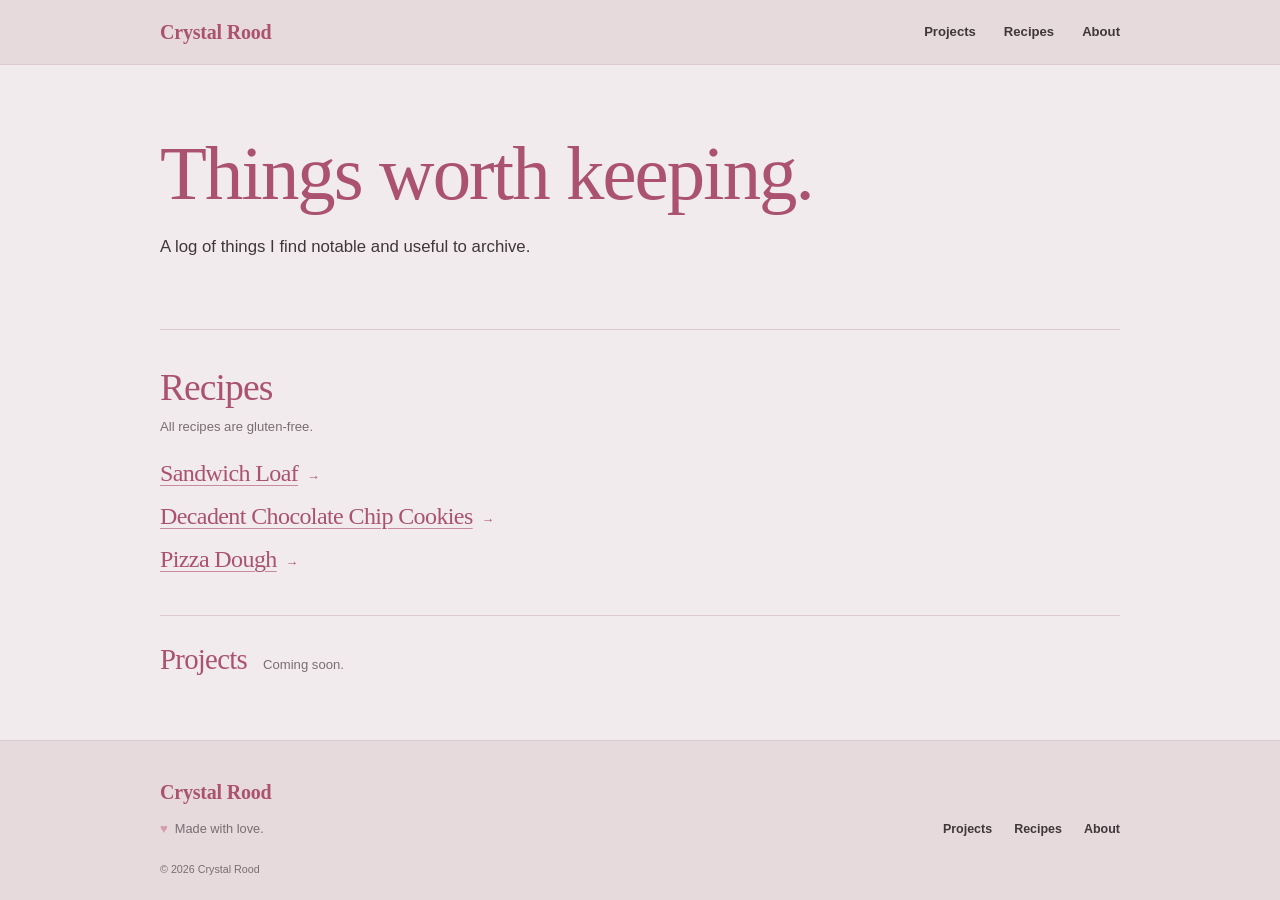
<file: index.html>
<!doctype html>
<html lang="en">
  <head>
    <meta charset="utf-8" />
    <meta name="viewport" content="width=device-width, initial-scale=1" />
    <title>Crystal Rood | Things worth keeping</title>
    <meta
      name="description"
      content="A log of things Crystal Rood finds notable and useful to archive."
    />
    <link rel="canonical" href="https://crystalrood.com/" />
    <meta property="og:type" content="website" />
    <meta property="og:title" content="Crystal Rood" />
    <meta property="og:description" content="A log of things worth keeping." />
    <meta property="og:url" content="https://crystalrood.com/" />
    <meta name="theme-color" content="#f1ebed" />
    <link rel="icon" href="assets/favicon.svg" type="image/svg+xml" />
    <link rel="stylesheet" href="styles.css?v=13" />
    <script defer src="content.js?v=13"></script>
    <script defer src="site.js?v=13"></script>
    <script type="application/ld+json">
      {
        "@context": "https://schema.org",
        "@type": "WebSite",
        "name": "Crystal Rood",
        "url": "https://crystalrood.com/",
        "author": {
          "@type": "Person",
          "name": "Crystal Rood",
          "url": "https://crystalrood.com/about.html"
        }
      }
    </script>
  </head>
  <body data-page="home">
    <a class="skip-link" href="#main-content">Skip to content</a>

    <header class="site-header" data-site-header>
      <div class="shell header-inner">
        <a class="brand" href="index.html" aria-label="Crystal Rood, home">
          <span class="brand-mark" aria-hidden="true">CR</span>
          <span>Crystal Rood</span>
        </a>
        <button class="menu-button" type="button" aria-expanded="false" aria-controls="site-navigation">
          <span class="sr-only">Open navigation</span>
          <span aria-hidden="true"></span><span aria-hidden="true"></span>
        </button>
        <nav class="site-nav" id="site-navigation" aria-label="Primary navigation">
          <a href="projects.html">Projects</a>
          <a href="recipes.html">Recipes</a>
          <a href="about.html">About</a>
        </nav>
      </div>
    </header>

    <main id="main-content">
      <section class="home-intro shell">
        <h1>Things worth keeping.</h1>
        <p class="lede">A log of things I find notable and useful to archive.</p>
      </section>

      <section class="home-collection shell" aria-labelledby="home-recipes-heading" aria-describedby="home-recipes-note">
        <div class="home-collection__heading">
          <h2 id="home-recipes-heading">Recipes</h2>
          <p id="home-recipes-note">All recipes are gluten-free.</p>
        </div>
        <div class="home-recipes" data-featured-recipes>
          <p class="loading-note">Loading recipes…</p>
        </div>
      </section>

      <section class="home-projects shell" aria-labelledby="home-projects-heading">
        <div class="home-projects__row">
          <h2 id="home-projects-heading">Projects</h2>
          <p>Coming soon.</p>
        </div>
      </section>
    </main>

    <footer class="site-footer">
      <div class="shell footer-inner">
        <div>
          <a class="brand brand--footer" href="index.html"><span class="brand-mark" aria-hidden="true">CR</span><span>Crystal Rood</span></a>
          <p class="footer-note"><span class="footer-heart" aria-hidden="true">♥</span> Made with love.</p>
        </div>
        <div class="footer-links" aria-label="Footer navigation">
          <a href="projects.html">Projects</a>
          <a href="recipes.html">Recipes</a>
          <a href="about.html">About</a>
        </div>
        <p class="copyright">© <span data-current-year>2026</span> Crystal Rood</p>
      </div>
    </footer>
  </body>
</html>
</file>
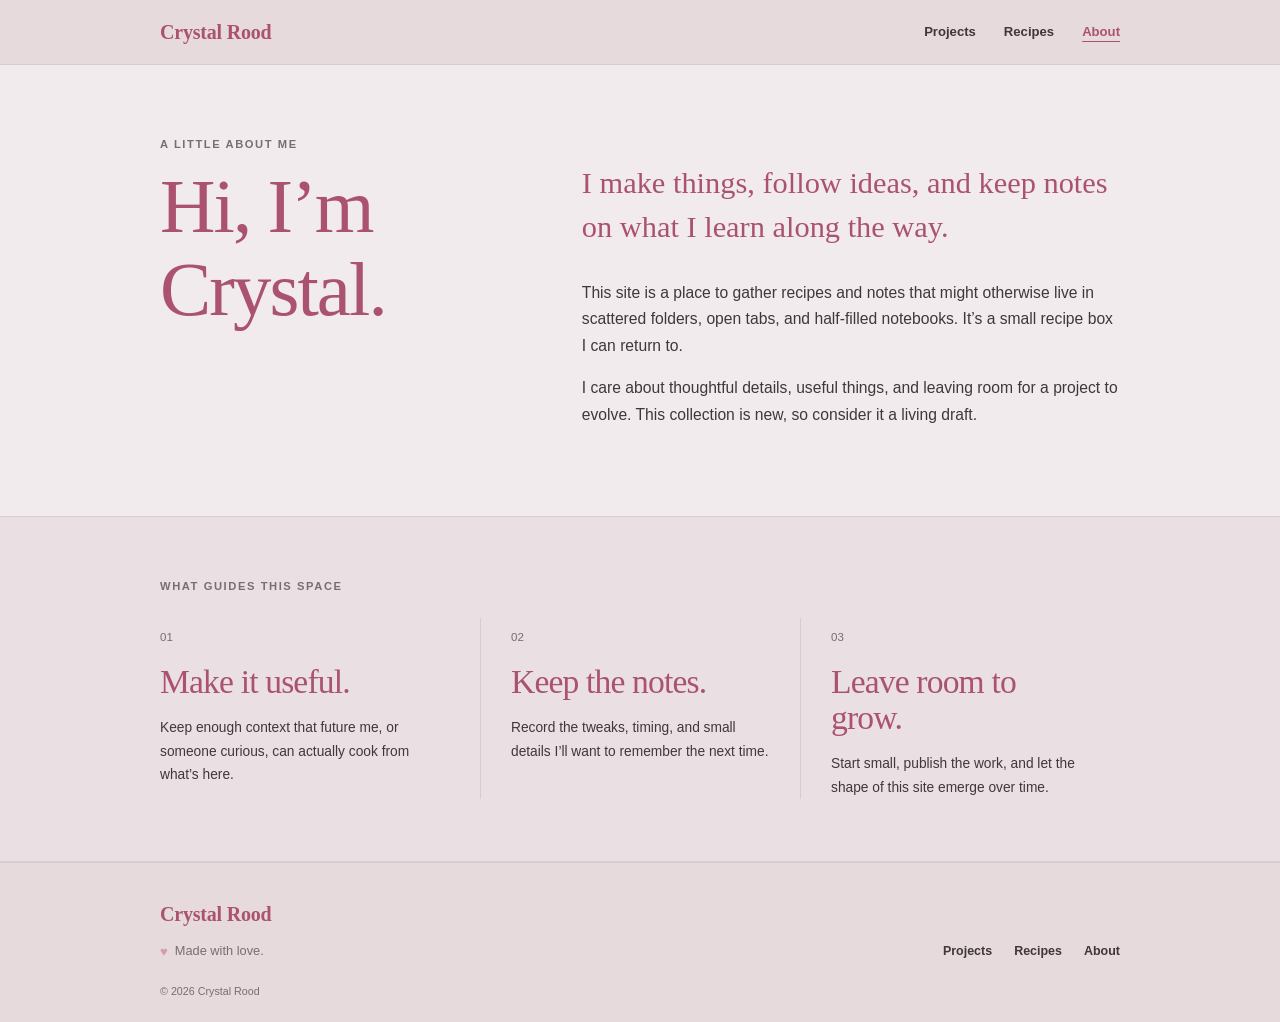
<file: about.html>
<!doctype html>
<html lang="en">
  <head>
    <meta charset="utf-8" />
    <meta name="viewport" content="width=device-width, initial-scale=1" />
    <title>About | Crystal Rood</title>
    <meta name="description" content="About Crystal Rood and the ideas behind this personal recipe collection." />
    <link rel="canonical" href="https://crystalrood.com/about.html" />
    <meta property="og:title" content="About | Crystal Rood" />
    <meta property="og:description" content="A little more about Crystal and what she is interested in." />
    <meta name="theme-color" content="#f1ebed" />
    <link rel="icon" href="assets/favicon.svg" type="image/svg+xml" />
    <link rel="stylesheet" href="styles.css?v=13" />
    <script defer src="content.js?v=13"></script>
    <script defer src="site.js?v=13"></script>
  </head>
  <body data-page="about">
    <a class="skip-link" href="#main-content">Skip to content</a>
    <header class="site-header" data-site-header>
      <div class="shell header-inner">
        <a class="brand" href="index.html" aria-label="Crystal Rood, home"><span class="brand-mark" aria-hidden="true">CR</span><span>Crystal Rood</span></a>
        <button class="menu-button" type="button" aria-expanded="false" aria-controls="site-navigation"><span class="sr-only">Open navigation</span><span aria-hidden="true"></span><span aria-hidden="true"></span></button>
        <nav class="site-nav" id="site-navigation" aria-label="Primary navigation">
          <a href="projects.html">Projects</a>
          <a href="recipes.html">Recipes</a>
          <a href="about.html" aria-current="page">About</a>
        </nav>
      </div>
    </header>

    <main id="main-content">
      <section class="about-hero shell">
        <div class="reveal">
          <p class="eyebrow">A little about me</p>
          <h1>Hi, I’m Crystal.</h1>
        </div>
        <div class="about-hero__intro reveal reveal--delay">
          <p class="about-deck">I make things, follow ideas, and keep notes on what I learn along the way.</p>
          <p>
            This site is a place to gather recipes and notes that might otherwise live in scattered folders,
            open tabs, and half-filled notebooks. It’s a small recipe box I can return to.
          </p>
          <p>
            I care about thoughtful details, useful things, and leaving room for a project to evolve. This
            collection is new, so consider it a living draft.
          </p>
        </div>
      </section>

      <section class="principles-section">
        <div class="shell">
          <p class="eyebrow reveal">What guides this space</p>
          <div class="principles-grid">
            <article class="principle reveal"><span>01</span><h2>Make it useful.</h2><p>Keep enough context that future me, or someone curious, can actually cook from what’s here.</p></article>
            <article class="principle reveal"><span>02</span><h2>Keep the notes.</h2><p>Record the tweaks, timing, and small details I’ll want to remember the next time.</p></article>
            <article class="principle reveal"><span>03</span><h2>Leave room to grow.</h2><p>Start small, publish the work, and let the shape of this site emerge over time.</p></article>
          </div>
        </div>
      </section>

    </main>

    <footer class="site-footer">
      <div class="shell footer-inner">
        <div><a class="brand brand--footer" href="index.html"><span class="brand-mark" aria-hidden="true">CR</span><span>Crystal Rood</span></a><p class="footer-note"><span class="footer-heart" aria-hidden="true">♥</span> Made with love.</p></div>
        <div class="footer-links"><a href="projects.html">Projects</a><a href="recipes.html">Recipes</a><a href="about.html">About</a></div>
        <p class="copyright">© <span data-current-year>2026</span> Crystal Rood</p>
      </div>
    </footer>
  </body>
</html>
</file>
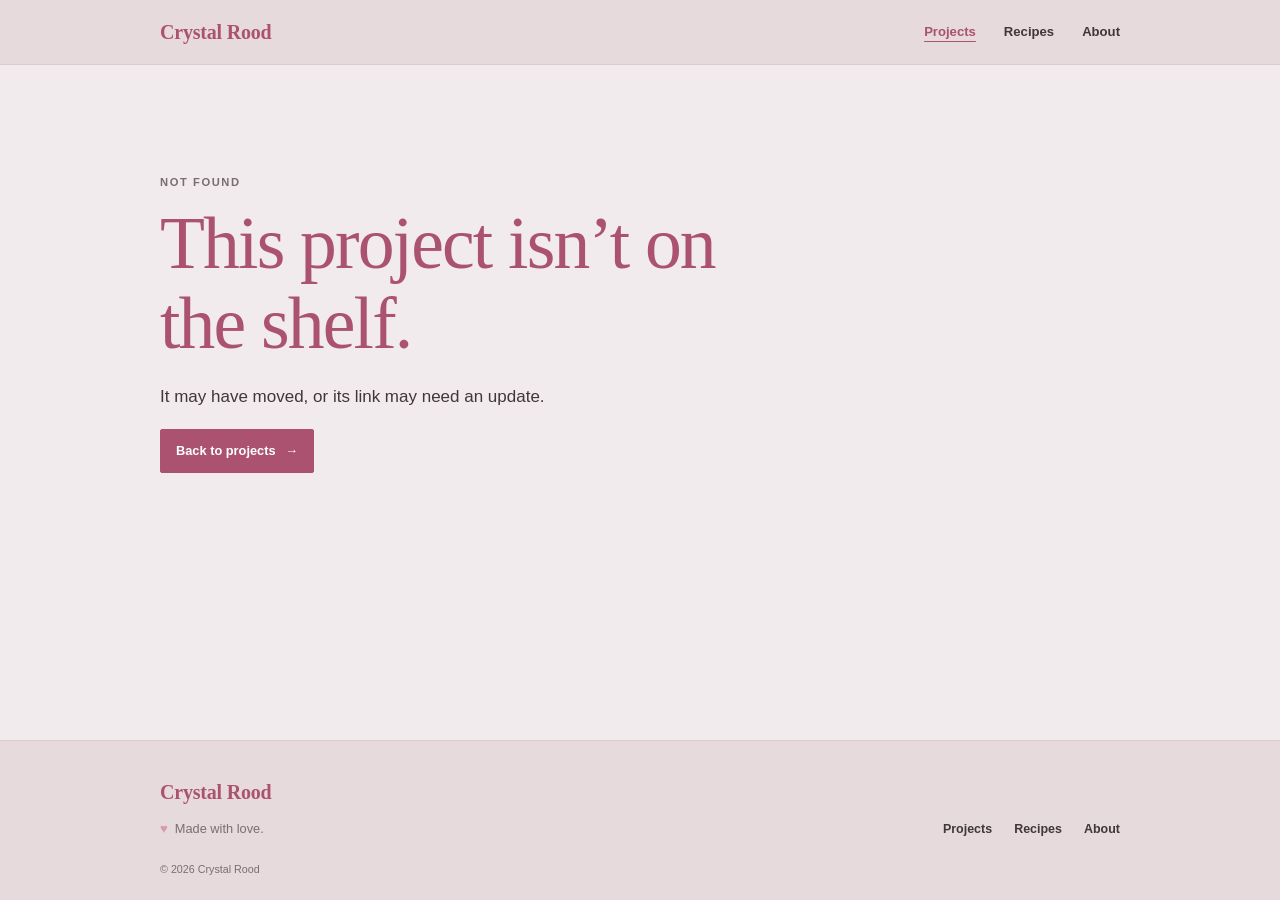
<file: project.html>
<!doctype html>
<html lang="en">
  <head>
    <meta charset="utf-8" />
    <meta name="viewport" content="width=device-width, initial-scale=1" />
    <title>Project | Crystal Rood</title>
    <meta name="description" content="A project from Crystal Rood's working archive." />
    <meta name="robots" content="noindex,follow" />
    <meta name="theme-color" content="#f1ebed" />
    <link rel="icon" href="assets/favicon.svg" type="image/svg+xml" />
    <link rel="stylesheet" href="styles.css?v=13" />
    <script defer src="content.js?v=13"></script>
    <script defer src="site.js?v=13"></script>
  </head>
  <body data-page="project-detail">
    <a class="skip-link" href="#main-content">Skip to content</a>
    <header class="site-header" data-site-header>
      <div class="shell header-inner">
        <a class="brand" href="index.html" aria-label="Crystal Rood, home"><span class="brand-mark" aria-hidden="true">CR</span><span>Crystal Rood</span></a>
        <button class="menu-button" type="button" aria-expanded="false" aria-controls="site-navigation"><span class="sr-only">Open navigation</span><span aria-hidden="true"></span><span aria-hidden="true"></span></button>
        <nav class="site-nav" id="site-navigation" aria-label="Primary navigation"><a href="projects.html" aria-current="page">Projects</a><a href="recipes.html">Recipes</a><a href="about.html">About</a></nav>
      </div>
    </header>
    <main id="main-content" class="detail-main">
      <div class="shell" data-project-detail><p class="loading-note">Loading project…</p></div>
    </main>
    <footer class="site-footer"><div class="shell footer-inner"><div><a class="brand brand--footer" href="index.html"><span class="brand-mark" aria-hidden="true">CR</span><span>Crystal Rood</span></a><p class="footer-note"><span class="footer-heart" aria-hidden="true">♥</span> Made with love.</p></div><div class="footer-links"><a href="projects.html">Projects</a><a href="recipes.html">Recipes</a><a href="about.html">About</a></div><p class="copyright">© <span data-current-year>2026</span> Crystal Rood</p></div></footer>
  </body>
</html>
</file>
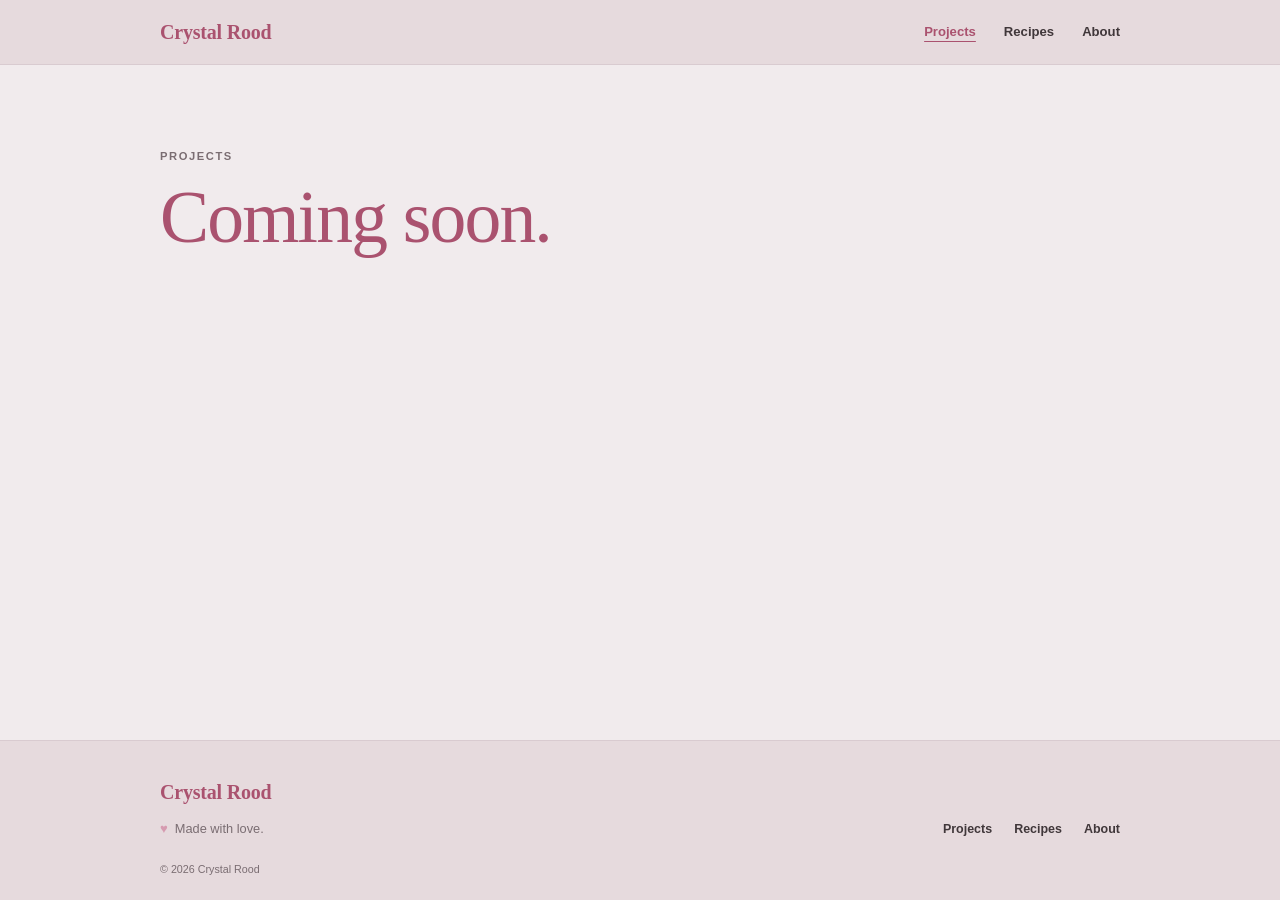
<file: projects.html>
<!doctype html>
<html lang="en">
  <head>
    <meta charset="utf-8" />
    <meta name="viewport" content="width=device-width, initial-scale=1" />
    <title>Projects | Crystal Rood</title>
    <meta name="description" content="Projects from Crystal Rood are coming soon." />
    <meta name="robots" content="index,follow" />
    <link rel="canonical" href="https://crystalrood.com/projects.html" />
    <meta property="og:title" content="Projects | Crystal Rood" />
    <meta property="og:description" content="Projects are coming soon." />
    <meta name="theme-color" content="#f1ebed" />
    <link rel="icon" href="assets/favicon.svg" type="image/svg+xml" />
    <link rel="stylesheet" href="styles.css?v=13" />
    <script defer src="content.js?v=13"></script>
    <script defer src="site.js?v=13"></script>
  </head>
  <body data-page="projects">
    <a class="skip-link" href="#main-content">Skip to content</a>
    <header class="site-header" data-site-header>
      <div class="shell header-inner">
        <a class="brand" href="index.html" aria-label="Crystal Rood, home"><span class="brand-mark" aria-hidden="true">CR</span><span>Crystal Rood</span></a>
        <button class="menu-button" type="button" aria-expanded="false" aria-controls="site-navigation"><span class="sr-only">Open navigation</span><span aria-hidden="true"></span><span aria-hidden="true"></span></button>
        <nav class="site-nav" id="site-navigation" aria-label="Primary navigation">
          <a href="projects.html" aria-current="page">Projects</a>
          <a href="recipes.html">Recipes</a>
          <a href="about.html">About</a>
        </nav>
      </div>
    </header>

    <main id="main-content">
      <section class="coming-soon shell">
        <p class="eyebrow">Projects</p>
        <h1>Coming soon.</h1>
      </section>
    </main>

    <footer class="site-footer">
      <div class="shell footer-inner">
        <div><a class="brand brand--footer" href="index.html"><span class="brand-mark" aria-hidden="true">CR</span><span>Crystal Rood</span></a><p class="footer-note"><span class="footer-heart" aria-hidden="true">♥</span> Made with love.</p></div>
        <div class="footer-links"><a href="projects.html">Projects</a><a href="recipes.html">Recipes</a><a href="about.html">About</a></div>
        <p class="copyright">© <span data-current-year>2026</span> Crystal Rood</p>
      </div>
    </footer>
  </body>
</html>
</file>
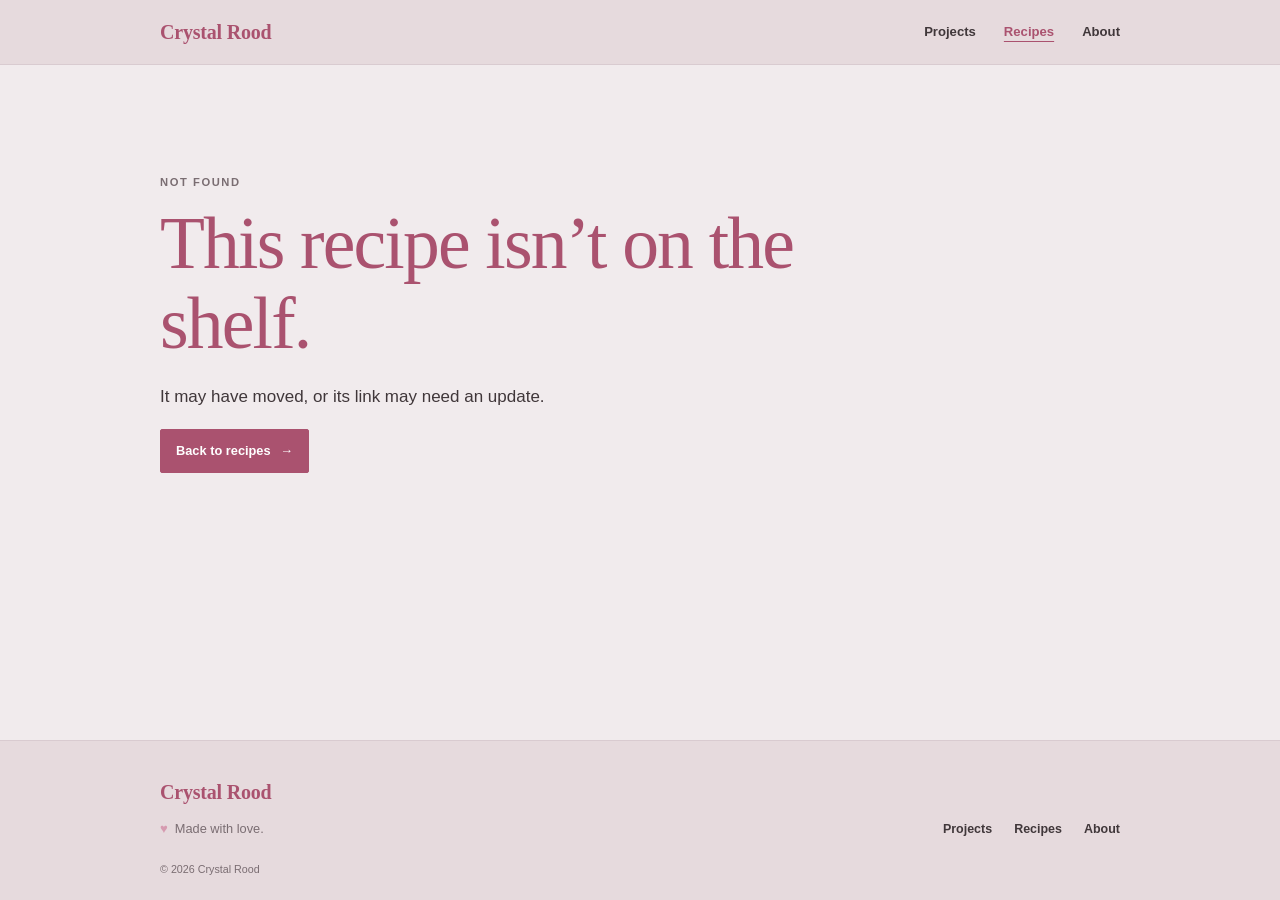
<file: recipe.html>
<!doctype html>
<html lang="en">
  <head>
    <meta charset="utf-8" />
    <meta name="viewport" content="width=device-width, initial-scale=1" />
    <title>Recipe | Crystal Rood</title>
    <meta name="description" content="A recipe from Crystal Rood's personal recipe box." />
    <meta name="robots" content="index,follow" />
    <meta name="theme-color" content="#f1ebed" />
    <link rel="icon" href="assets/favicon.svg" type="image/svg+xml" />
    <link rel="stylesheet" href="styles.css?v=13" />
    <script defer src="content.js?v=13"></script>
    <script defer src="site.js?v=13"></script>
  </head>
  <body data-page="recipe-detail">
    <a class="skip-link" href="#main-content">Skip to content</a>
    <header class="site-header" data-site-header>
      <div class="shell header-inner">
        <a class="brand" href="index.html" aria-label="Crystal Rood, home"><span class="brand-mark" aria-hidden="true">CR</span><span>Crystal Rood</span></a>
        <button class="menu-button" type="button" aria-expanded="false" aria-controls="site-navigation"><span class="sr-only">Open navigation</span><span aria-hidden="true"></span><span aria-hidden="true"></span></button>
        <nav class="site-nav" id="site-navigation" aria-label="Primary navigation"><a href="projects.html">Projects</a><a href="recipes.html" aria-current="page">Recipes</a><a href="about.html">About</a></nav>
      </div>
    </header>
    <main id="main-content" class="detail-main">
      <div class="shell" data-recipe-detail><p class="loading-note">Loading recipe…</p></div>
    </main>
    <footer class="site-footer"><div class="shell footer-inner"><div><a class="brand brand--footer" href="index.html"><span class="brand-mark" aria-hidden="true">CR</span><span>Crystal Rood</span></a><p class="footer-note"><span class="footer-heart" aria-hidden="true">♥</span> Made with love.</p></div><div class="footer-links"><a href="projects.html">Projects</a><a href="recipes.html">Recipes</a><a href="about.html">About</a></div><p class="copyright">© <span data-current-year>2026</span> Crystal Rood</p></div></footer>
  </body>
</html>
</file>
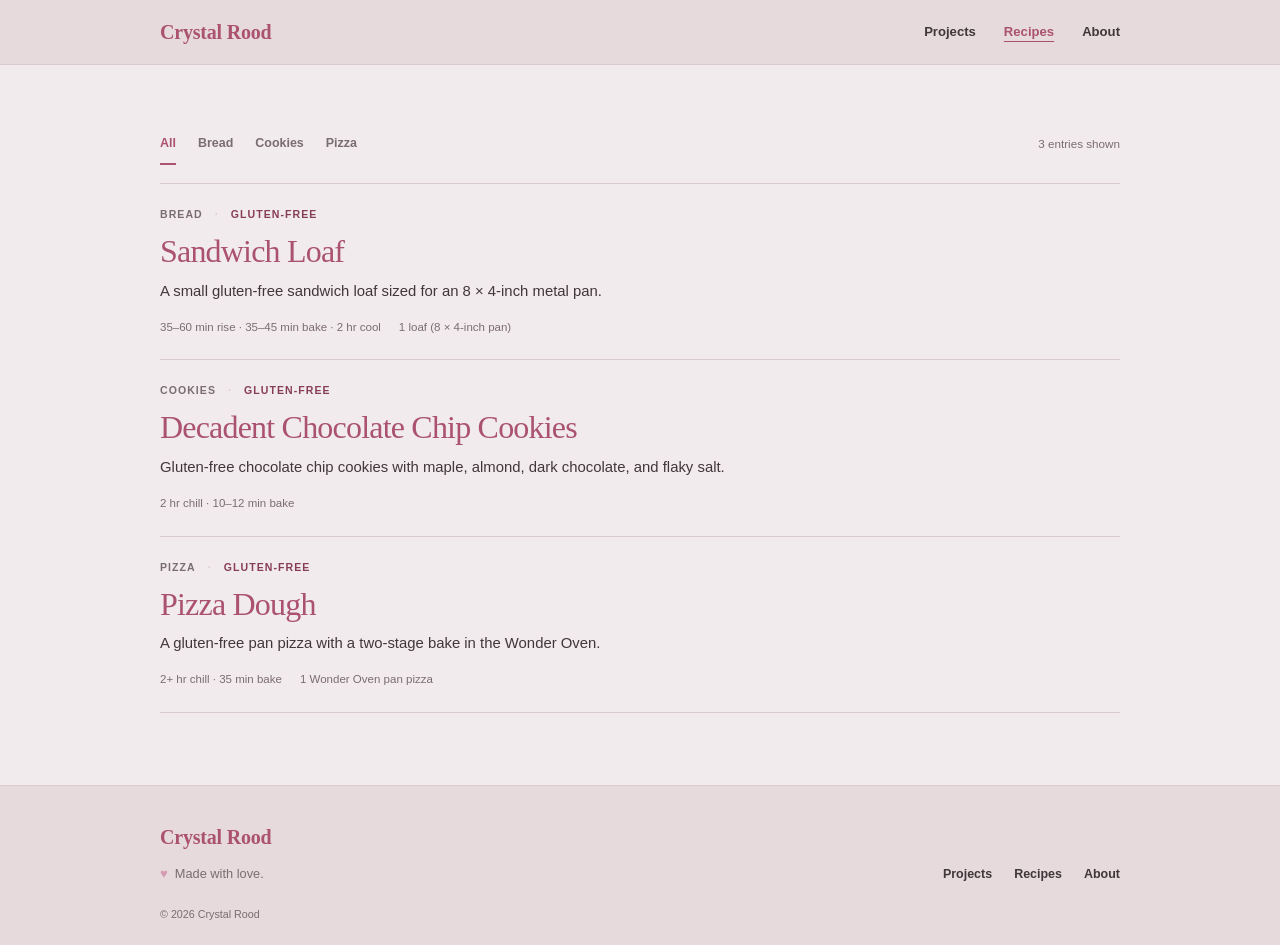
<file: recipes.html>
<!doctype html>
<html lang="en">
  <head>
    <meta charset="utf-8" />
    <meta name="viewport" content="width=device-width, initial-scale=1" />
    <title>Recipes | Crystal Rood</title>
    <meta name="description" content="Recipes Crystal Rood has cooked, adapted, and wants to find again." />
    <link rel="canonical" href="https://crystalrood.com/recipes.html" />
    <meta property="og:title" content="Recipes | Crystal Rood" />
    <meta property="og:description" content="Recipes cooked, adapted, and worth making again." />
    <meta name="theme-color" content="#f1ebed" />
    <link rel="icon" href="assets/favicon.svg" type="image/svg+xml" />
    <link rel="stylesheet" href="styles.css?v=13" />
    <script defer src="content.js?v=13"></script>
    <script defer src="site.js?v=13"></script>
  </head>
  <body data-page="recipes">
    <a class="skip-link" href="#main-content">Skip to content</a>
    <header class="site-header" data-site-header>
      <div class="shell header-inner">
        <a class="brand" href="index.html" aria-label="Crystal Rood, home"><span class="brand-mark" aria-hidden="true">CR</span><span>Crystal Rood</span></a>
        <button class="menu-button" type="button" aria-expanded="false" aria-controls="site-navigation"><span class="sr-only">Open navigation</span><span aria-hidden="true"></span><span aria-hidden="true"></span></button>
        <nav class="site-nav" id="site-navigation" aria-label="Primary navigation">
          <a href="projects.html">Projects</a>
          <a href="recipes.html" aria-current="page">Recipes</a>
          <a href="about.html">About</a>
        </nav>
      </div>
    </header>

    <main id="main-content">
      <h1 class="sr-only">Recipes</h1>
      <section class="archive archive--standalone shell" aria-labelledby="recipe-archive-heading">
        <div class="archive-toolbar">
          <h2 class="sr-only" id="recipe-archive-heading">Recipe archive</h2>
          <div class="filter-group" data-recipe-filters aria-label="Filter recipes by meal">
            <button type="button" class="filter-button" data-filter="all" aria-pressed="true">All</button>
            <button type="button" class="filter-button" data-filter="bread" aria-pressed="false">Bread</button>
            <button type="button" class="filter-button" data-filter="cookies" aria-pressed="false">Cookies</button>
            <button type="button" class="filter-button" data-filter="pizza" aria-pressed="false">Pizza</button>
          </div>
          <p class="result-count" data-recipe-result-count aria-live="polite"></p>
        </div>
        <div class="recipe-grid" data-recipe-grid><p class="loading-note">Loading recipes…</p></div>
      </section>
    </main>

    <footer class="site-footer">
      <div class="shell footer-inner">
        <div><a class="brand brand--footer" href="index.html"><span class="brand-mark" aria-hidden="true">CR</span><span>Crystal Rood</span></a><p class="footer-note"><span class="footer-heart" aria-hidden="true">♥</span> Made with love.</p></div>
        <div class="footer-links"><a href="projects.html">Projects</a><a href="recipes.html">Recipes</a><a href="about.html">About</a></div>
        <p class="copyright">© <span data-current-year>2026</span> Crystal Rood</p>
      </div>
    </footer>
  </body>
</html>
</file>
<file: styles.css>
:root {
  --white: #f1ebed;
  --header: #e6dadd;
  --surface: #f7f2f4;
  --rose: #aa526f;
  --rose-dark: #873d56;
  --rose-pale: #eadfe3;
  --ink: #40373a;
  --muted: #7a6d72;
  --border: #d9cbd0;
  --serif: "Iowan Old Style", Baskerville, "Times New Roman", serif;
  --sans: ui-sans-serif, -apple-system, BlinkMacSystemFont, "Segoe UI", sans-serif;
  --shell: min(960px, calc(100vw - 48px));
}

*,
*::before,
*::after {
  box-sizing: border-box;
}

html {
  scroll-behavior: smooth;
}

body {
  display: flex;
  min-width: 0;
  min-height: 100vh;
  margin: 0;
  background: var(--white);
  color: var(--ink);
  font-family: var(--sans);
  font-size: 17px;
  line-height: 1.7;
  text-rendering: optimizeLegibility;
  flex-direction: column;
}

main {
  flex: 1;
}

.empty-home {
  min-height: 52vh;
}

.home-intro {
  padding-block: clamp(48px, 6vw, 68px);
}

.home-intro h1 {
  max-width: 720px;
  margin-bottom: 16px;
  font-size: clamp(3.2rem, 7vw, 4.8rem);
}

.home-intro .lede {
  margin-bottom: 0;
}

.home-collection {
  padding-block: clamp(30px, 4vw, 38px);
  border-top: 1px solid var(--border);
}

.home-collection__heading {
  margin-bottom: 18px;
}

.home-collection__heading h2 {
  margin-bottom: 7px;
  font-size: clamp(1.9rem, 3.5vw, 2.35rem);
}

.home-collection__heading p {
  margin: 0;
  color: var(--muted);
  font-size: 0.82rem;
}

.home-projects {
  padding-block: clamp(22px, 3vw, 28px) clamp(38px, 5vw, 48px);
  border-top: 1px solid var(--border);
}

.home-projects__row {
  display: flex;
  align-items: baseline;
  justify-content: flex-start;
  gap: 16px;
}

.home-projects h2,
.home-projects p {
  margin: 0;
}

.home-projects p {
  color: var(--muted);
  font-size: 0.82rem;
}

.home-projects h2 {
  font-size: clamp(1.5rem, 2.5vw, 1.8rem);
}

img,
svg {
  display: block;
  max-width: 100%;
}

a {
  color: var(--rose);
  text-decoration-thickness: 1px;
  text-underline-offset: 0.2em;
}

button,
input {
  font: inherit;
}

:focus-visible {
  outline: 3px solid #e7aabe;
  outline-offset: 3px;
}

::selection {
  background: #f4cfdb;
  color: var(--ink);
}

h1,
h2,
h3,
p {
  margin-top: 0;
}

h1,
h2,
h3 {
  color: var(--rose);
  font-family: var(--serif);
  font-weight: 500;
  letter-spacing: -0.025em;
  line-height: 1.08;
}

h2 {
  font-size: clamp(2rem, 4vw, 2.8rem);
}

.shell {
  width: var(--shell);
  margin-inline: auto;
}

.sr-only {
  position: absolute !important;
  width: 1px !important;
  height: 1px !important;
  padding: 0 !important;
  margin: -1px !important;
  overflow: hidden !important;
  clip: rect(0, 0, 0, 0) !important;
  white-space: nowrap !important;
  border: 0 !important;
}

.skip-link {
  position: fixed;
  z-index: 1000;
  top: 12px;
  left: 12px;
  padding: 9px 14px;
  background: var(--rose-dark);
  color: white;
  transform: translateY(-170%);
}

.skip-link:focus {
  transform: translateY(0);
}

.eyebrow,
.kicker {
  margin-bottom: 14px;
  color: var(--muted);
  font-size: 0.7rem;
  font-weight: 700;
  letter-spacing: 0.14em;
  line-height: 1.35;
  text-transform: uppercase;
}

.site-header {
  position: relative;
  z-index: 50;
  border-bottom: 1px solid var(--border);
  background: var(--header);
}

.header-inner {
  display: flex;
  min-height: 64px;
  align-items: center;
  justify-content: space-between;
  gap: 24px;
}

.brand {
  display: inline-flex;
  align-items: center;
  color: var(--rose);
  font-family: var(--serif);
  font-size: 1.25rem;
  font-weight: 600;
  letter-spacing: -0.01em;
  text-decoration: none;
}

.brand-mark {
  display: none;
}

.site-nav {
  display: flex;
  align-items: center;
  gap: 28px;
}

.site-nav a {
  padding-block: 8px;
  color: var(--ink);
  font-size: 0.82rem;
  font-weight: 600;
  text-decoration: none;
}

.site-nav a:hover,
.site-nav a[aria-current="page"] {
  color: var(--rose);
  text-decoration: underline;
  text-decoration-thickness: 1px;
  text-underline-offset: 0.35em;
}

.menu-button {
  display: none;
  width: 44px;
  height: 44px;
  padding: 11px;
  border: 1px solid var(--border);
  border-radius: 0;
  background: transparent;
  cursor: pointer;
}

.menu-button > span:not(.sr-only) {
  display: block;
  width: 100%;
  height: 1px;
  margin: 5px 0;
  background: var(--rose);
}

.hero {
  max-width: 820px;
  min-height: auto;
  padding-block: clamp(76px, 11vw, 112px);
}

.hero-copy h1 {
  max-width: 780px;
  margin-bottom: 28px;
  font-size: clamp(3.2rem, 7vw, 4.8rem);
}

.hero-copy h1 em {
  color: inherit;
  font-style: normal;
}

.lede {
  max-width: 680px;
  margin-bottom: 30px;
  color: var(--ink);
  font-size: 1.05rem;
  line-height: 1.75;
}

.button-row {
  display: flex;
  flex-wrap: wrap;
  gap: 12px;
}

.button {
  display: inline-flex;
  min-height: 44px;
  align-items: center;
  justify-content: center;
  gap: 10px;
  padding: 9px 15px;
  border: 1px solid var(--rose);
  border-radius: 2px;
  background: transparent;
  color: var(--rose);
  font-size: 0.8rem;
  font-weight: 700;
  text-decoration: none;
}

.button:hover {
  border-color: var(--rose-dark);
  background: var(--rose-pale);
  color: var(--rose-dark);
}

.button--primary,
.button--ink {
  background: var(--rose);
  color: white;
}

.button--primary:hover,
.button--ink:hover {
  background: var(--rose-dark);
  color: white;
}

.button--quiet {
  color: var(--rose);
}

.section {
  padding-block: clamp(48px, 6vw, 64px);
  border-top: 1px solid var(--border);
}

.section-heading {
  display: flex;
  align-items: flex-end;
  justify-content: space-between;
  gap: 24px;
  margin-bottom: 20px;
}

.section-heading h2 {
  margin-bottom: 0;
}

.section-heading--stacked {
  display: block;
  margin: 0;
}

.section-heading--stacked h2 {
  margin-bottom: 18px;
}

.section-intro {
  max-width: 610px;
  margin-bottom: 24px;
  color: var(--muted);
}

.text-link {
  display: inline-flex;
  align-items: center;
  gap: 8px;
  color: var(--rose);
  font-size: 0.82rem;
  font-weight: 700;
  text-decoration: underline;
}

.project-grid,
.project-grid--featured {
  display: grid;
  border-bottom: 1px solid var(--border);
  grid-template-columns: 1fr;
}

.project-card {
  min-width: 0;
}

.project-card__link {
  display: block;
  padding: 30px 0;
  border-top: 1px solid var(--border);
  color: inherit;
  text-decoration: none;
}

.project-card__link:hover h3,
.recipe-card__link:hover h3,
.home-recipe:hover h3 {
  color: var(--rose-dark);
  text-decoration: underline;
  text-underline-offset: 0.15em;
}

.project-card__link:has(.media--image),
.recipe-card__link:has(.media--image) {
  display: grid;
  align-items: start;
  grid-template-columns: 220px minmax(0, 1fr);
  gap: 32px;
}

.project-card__media,
.recipe-card__art {
  overflow: hidden;
  aspect-ratio: 4 / 3;
  background: var(--rose-pale);
}

.project-card__media img,
.recipe-card__art img,
.home-recipe__art img,
.detail-art img {
  width: 100%;
  height: 100%;
  object-fit: cover;
}

.project-card__body,
.recipe-card__body {
  padding: 0;
}

.card-meta {
  display: flex;
  flex-wrap: wrap;
  align-items: center;
  gap: 8px 12px;
  margin-bottom: 10px;
  color: var(--muted);
  font-size: 0.66rem;
  font-weight: 700;
  letter-spacing: 0.1em;
  text-transform: uppercase;
}

.card-meta span + span::before {
  margin-right: 12px;
  color: var(--border);
  content: "·";
}

.card-meta .dietary-label {
  color: var(--rose-dark);
  font-weight: 800;
}

.project-card h3,
.recipe-card h3,
.home-recipe h3 {
  margin-bottom: 10px;
  font-size: clamp(1.55rem, 3vw, 2rem);
}

.project-card p,
.recipe-card p {
  max-width: 700px;
  margin-bottom: 14px;
  color: var(--ink);
  font-size: 0.93rem;
}

.card-arrow {
  color: var(--rose);
  font-size: 0.75rem;
  font-weight: 700;
}

.kitchen-section {
  padding-block: clamp(64px, 9vw, 84px);
  border-top: 1px solid var(--border);
  background: var(--rose-pale);
  color: var(--ink);
}

.kitchen-layout {
  display: grid;
  grid-template-columns: minmax(220px, 0.55fr) minmax(0, 1fr);
  gap: clamp(48px, 9vw, 100px);
}

.home-recipes {
  display: grid;
  gap: 8px;
}

.home-recipe {
  display: inline-flex;
  width: fit-content;
  align-items: baseline;
  gap: 9px;
  padding: 3px 0;
  color: var(--rose);
  text-decoration: none;
}

.home-recipe::after {
  color: var(--rose);
  content: "→";
  font-family: var(--sans);
  font-size: 0.8rem;
  font-weight: 700;
  transition: color 160ms ease, transform 160ms ease;
}

.home-recipe:hover::after {
  color: var(--rose-dark);
  transform: translateX(3px);
}

.home-recipe:has(.media--image) {
  display: grid;
  grid-template-columns: 140px 1fr;
  gap: 24px;
}

.home-recipe__art {
  overflow: hidden;
  aspect-ratio: 4 / 3;
}

.home-recipe__body {
  display: block;
  padding: 0;
}

.home-recipe .card-meta {
  color: var(--muted);
}

.home-recipe__title {
  display: block;
}

.home-recipe h3 {
  margin: 0;
  font-size: clamp(1.25rem, 2.2vw, 1.5rem);
  line-height: 1.2;
  text-decoration: underline;
  text-decoration-color: #c98ba0;
  text-decoration-thickness: 1px;
  text-underline-offset: 0.18em;
}

.home-recipe__details {
  display: flex;
  gap: 18px;
  color: var(--muted);
  font-size: 0.74rem;
}

.about-preview {
  padding-block: clamp(64px, 9vw, 88px);
  border-top: 1px solid var(--border);
}

.about-preview__copy {
  max-width: 720px;
}

.about-preview__copy h2 {
  margin-bottom: 20px;
}

.about-preview__copy p:not(.eyebrow) {
  margin-bottom: 22px;
  color: var(--ink);
  font-size: 1rem;
}

.site-footer {
  padding-block: 34px 22px;
  border-top: 1px solid var(--border);
  background: var(--header);
}

.footer-inner {
  display: grid;
  align-items: end;
  grid-template-columns: 1fr auto;
  gap: 20px;
}

.brand--footer {
  margin-bottom: 9px;
}

.footer-inner > div:first-child p {
  margin: 0;
  color: var(--muted);
  font-size: 0.8rem;
}

.footer-note {
  display: flex;
  align-items: center;
  gap: 7px;
}

.footer-heart {
  color: #d69bb0;
  font-size: 0.82rem;
  line-height: 1;
}

.footer-links {
  display: flex;
  flex-wrap: wrap;
  justify-content: flex-end;
  gap: 8px 22px;
}

.footer-links a {
  color: var(--ink);
  font-size: 0.78rem;
  font-weight: 600;
  text-decoration: none;
}

.footer-links a:hover {
  color: var(--rose);
  text-decoration: underline;
}

.copyright {
  margin: 0;
  color: var(--muted);
  font-size: 0.67rem;
  grid-column: 1 / -1;
}

.page-hero {
  position: static;
  min-height: 0;
  padding-block: clamp(68px, 10vw, 96px) 56px;
  border-bottom: 1px solid var(--border);
}

.page-hero h1 {
  margin-bottom: 22px;
  font-size: clamp(3.1rem, 7vw, 4.6rem);
}

.page-hero h1::after {
  content: none;
}

.page-intro {
  max-width: 650px;
  margin: 0;
  color: var(--ink);
  font-size: 1.05rem;
  line-height: 1.7;
}

.archive-stat {
  position: static;
  display: inline-flex;
  align-items: baseline;
  gap: 9px;
  margin-top: 24px;
  color: var(--muted);
}

.archive-stat strong {
  color: var(--rose);
  font-family: var(--serif);
  font-size: 1.35rem;
  font-weight: 500;
}

.archive-stat span {
  font-size: 0.68rem;
  line-height: 1.35;
  text-transform: lowercase;
}

.archive-stat span br {
  display: none;
}

.archive {
  padding-block: 28px clamp(56px, 7vw, 72px);
}

.archive--standalone {
  padding-top: clamp(44px, 6vw, 58px);
}

.coming-soon {
  padding-block: clamp(56px, 8vw, 84px);
}

.coming-soon h1 {
  margin-bottom: 0;
  font-size: clamp(3rem, 7vw, 4.6rem);
}

.archive-toolbar {
  display: flex;
  align-items: center;
  justify-content: space-between;
  gap: 24px;
  margin-bottom: 18px;
}

.filter-group {
  display: flex;
  flex-wrap: wrap;
  gap: 4px 22px;
}

.filter-button {
  min-height: 42px;
  padding: 7px 0 5px;
  border: 0;
  border-bottom: 2px solid transparent;
  border-radius: 0;
  background: transparent;
  color: var(--muted);
  font-size: 0.78rem;
  font-weight: 650;
  cursor: pointer;
}

.filter-button:hover {
  color: var(--rose);
}

.filter-button[aria-pressed="true"] {
  border-bottom-color: var(--rose);
  color: var(--rose);
}

.result-count {
  margin: 0;
  color: var(--muted);
  font-size: 0.73rem;
}

.recipe-grid {
  display: grid;
  border-bottom: 1px solid var(--border);
  grid-template-columns: 1fr;
}

.recipe-card {
  min-width: 0;
}

.recipe-card__link {
  display: block;
  padding: 22px 0;
  border-top: 1px solid var(--border);
  color: inherit;
  text-decoration: none;
}

.recipe-facts {
  display: flex;
  flex-wrap: wrap;
  gap: 18px;
  padding: 0;
  border: 0;
  color: var(--muted);
  font-size: 0.72rem;
}

.loading-note,
.empty-note {
  padding: 28px 0;
  color: var(--muted);
  font-family: var(--serif);
  grid-column: 1 / -1;
}

.about-hero {
  display: grid;
  min-height: 0;
  grid-template-columns: minmax(240px, 0.65fr) minmax(0, 1fr);
  gap: clamp(40px, 7vw, 72px);
  padding-block: clamp(54px, 7vw, 72px);
}

.about-hero h1 {
  font-size: clamp(3.2rem, 7vw, 4.8rem);
}

.about-hero__intro {
  max-width: 610px;
  padding-top: 24px;
}

.about-hero__intro p {
  color: var(--ink);
  font-size: 0.98rem;
}

.about-hero__intro .about-deck {
  color: var(--rose);
  font-family: var(--serif);
  font-size: clamp(1.45rem, 3vw, 1.9rem);
  line-height: 1.45;
}

.principles-section {
  padding-block: clamp(48px, 6vw, 62px);
  border-block: 1px solid var(--border);
  background: var(--rose-pale);
  color: var(--ink);
}

.principles-grid {
  display: grid;
  margin-top: 24px;
  grid-template-columns: repeat(3, minmax(0, 1fr));
}

.principle {
  padding: 10px 30px 0;
  border-left: 1px solid var(--border);
}

.principle:first-child {
  padding-left: 0;
  border-left: 0;
}

.principle span {
  display: block;
  margin-bottom: 16px;
  color: var(--muted);
  font-size: 0.72rem;
}

.principle h2 {
  margin-bottom: 16px;
  font-size: clamp(1.6rem, 3vw, 2.1rem);
}

.principle p {
  margin: 0;
  color: var(--ink);
  font-size: 0.86rem;
}

.contact-panel {
  display: flex;
  align-items: flex-end;
  justify-content: space-between;
  gap: 40px;
  padding-block: clamp(48px, 6vw, 64px);
}

.contact-panel h2 {
  max-width: 700px;
  margin-bottom: 0;
}

.detail-main {
  min-height: 68vh;
  padding-block: 30px clamp(56px, 7vw, 72px);
}

.breadcrumb {
  display: flex;
  gap: 8px;
  margin-bottom: 26px;
  color: var(--muted);
  font-size: 0.72rem;
}

.breadcrumb a {
  font-weight: 650;
}

.detail-hero {
  max-width: 820px;
  padding-bottom: clamp(44px, 6vw, 60px);
}

.detail-hero h1 {
  margin-bottom: 22px;
  font-size: clamp(3.1rem, 7vw, 4.8rem);
}

.detail-summary {
  max-width: 700px;
  color: var(--ink);
  font-size: 1.06rem;
  line-height: 1.7;
}

.detail-art {
  width: 100%;
  max-width: 760px;
  overflow: hidden;
  margin-top: 42px;
  aspect-ratio: 16 / 9;
  background: var(--rose-pale);
}

.detail-meta {
  display: grid;
  max-width: 650px;
  margin-top: 30px;
  border-top: 1px solid var(--border);
  grid-template-columns: repeat(3, 1fr);
}

.detail-meta div {
  padding: 14px 16px 0 0;
}

.detail-meta dt {
  margin-bottom: 3px;
  color: var(--muted);
  font-size: 0.63rem;
  font-weight: 700;
  letter-spacing: 0.1em;
  text-transform: uppercase;
}

.detail-meta dd {
  margin: 0;
  font-family: var(--serif);
  font-size: 1rem;
}

.detail-content {
  display: grid;
  padding-top: clamp(54px, 8vw, 80px);
  border-top: 1px solid var(--border);
  grid-template-columns: minmax(170px, 0.38fr) minmax(0, 1fr);
  gap: clamp(44px, 8vw, 90px);
}

.detail-content__label h2 {
  font-size: clamp(1.8rem, 4vw, 2.5rem);
}

.prose {
  max-width: 680px;
}

.prose > p:first-child {
  color: var(--ink);
  font-size: 1.04rem;
}

.prose p,
.prose li {
  color: var(--ink);
}

.tag-list {
  display: flex;
  flex-wrap: wrap;
  padding: 0;
  margin: 26px 0 0;
  gap: 8px 18px;
  list-style: none;
}

.tag-list li {
  padding: 0;
  border: 0;
  color: var(--muted);
  font-size: 0.7rem;
}

.tag-list li::before {
  content: "#";
}

.note-list {
  padding-left: 1.2em;
}

.placeholder-banner {
  display: flex;
  align-items: center;
  justify-content: space-between;
  gap: 20px;
  padding: 12px 14px;
  margin-bottom: 36px;
  border: 1px solid var(--border);
  background: var(--rose-pale);
  color: var(--muted);
  font-size: 0.75rem;
}

.recipe-detail__layout {
  display: grid;
  padding-top: clamp(42px, 6vw, 60px);
  border-top: 1px solid var(--border);
  grid-template-columns: minmax(250px, 0.7fr) minmax(0, 1fr);
  gap: clamp(36px, 7vw, 72px);
}

.ingredient-panel {
  align-self: start;
  padding: 0;
  border: 0;
  background: transparent;
}

.ingredient-panel h2,
.directions h2 {
  margin-bottom: 24px;
  font-size: clamp(2rem, 4vw, 2.7rem);
}

.ingredient-group + .ingredient-group {
  margin-top: 26px;
}

.ingredient-group h3 {
  margin-bottom: 9px;
  font-family: var(--sans);
  font-size: 0.68rem;
  font-weight: 700;
  letter-spacing: 0.1em;
  text-transform: uppercase;
}

.ingredient-list {
  padding: 0;
  margin: 0;
  border-bottom: 1px solid var(--border);
  list-style: none;
}

.ingredient-list li {
  padding: 9px 0;
  border-top: 1px solid var(--border);
  color: var(--ink);
  font-size: 0.86rem;
}

.directions-list {
  padding: 0;
  margin: 0 0 38px;
  list-style: none;
  counter-reset: directions;
}

.directions-list li {
  position: relative;
  min-height: 44px;
  padding: 0 0 26px 42px;
  color: var(--ink);
  font-size: 0.92rem;
  counter-increment: directions;
}

.directions-list li::before {
  position: absolute;
  top: 0;
  left: 0;
  color: var(--rose);
  content: counter(directions) ".";
  font-family: var(--serif);
  font-size: 1.15rem;
}

.directions-list li strong {
  color: var(--rose);
  font-weight: 700;
}

.recipe-notes {
  padding: 22px;
  border-left: 2px solid var(--rose);
  background: var(--rose-pale);
}

.recipe-notes h3 {
  font-size: 1.2rem;
}

.recipe-notes p,
.recipe-notes li {
  color: var(--ink);
  font-size: 0.84rem;
}

.not-found {
  max-width: 650px;
  padding-block: 80px;
}

.not-found h1,
.error-card h1 {
  margin-bottom: 20px;
  font-size: clamp(2.8rem, 7vw, 4.6rem);
}

.error-page {
  display: grid;
  min-height: 100vh;
  place-items: center;
  padding: 24px;
}

.error-card {
  display: grid;
  width: min(760px, 100%);
  min-height: 460px;
  padding: clamp(28px, 6vw, 58px);
  border: 1px solid var(--border);
  background: var(--surface);
  grid-template-rows: auto 1fr;
}

.error-card > div {
  align-self: end;
}

.error-card p:not(.eyebrow) {
  margin-bottom: 24px;
  color: var(--ink);
}

@media (max-width: 760px) {
  :root {
    --shell: min(100% - 40px, 680px);
  }

  body {
    font-size: 16px;
  }

  .header-inner {
    min-height: 60px;
  }

  .menu-button {
    display: block;
  }

  .site-nav {
    position: absolute;
    top: calc(100% + 1px);
    right: 0;
    left: 0;
    display: none;
    align-items: stretch;
    padding: 8px 20px 14px;
    border-bottom: 1px solid var(--border);
    background: var(--header);
    flex-direction: column;
    gap: 0;
  }

  .site-header[data-open="true"] .site-nav {
    display: flex;
  }

  .site-header[data-open="true"] .menu-button > span:nth-child(2) {
    transform: translateY(3px) rotate(45deg);
  }

  .site-header[data-open="true"] .menu-button > span:nth-child(3) {
    transform: translateY(-3px) rotate(-45deg);
  }

  .site-nav a {
    min-height: 44px;
    padding: 10px 0;
    border-bottom: 1px solid var(--border);
  }

  .hero {
    padding-block: 64px 70px;
  }

  .home-intro {
    padding-block: 42px;
  }

  .home-intro h1 {
    font-size: clamp(2.75rem, 13vw, 3.5rem);
  }

  .home-collection {
    padding-block: 28px;
  }

  .home-projects {
    padding-block: 22px 40px;
  }

  .hero-copy h1 {
    font-size: clamp(2.75rem, 13vw, 3.5rem);
  }

  .section-heading,
  .archive-toolbar,
  .contact-panel {
    align-items: flex-start;
    flex-direction: column;
  }

  .kitchen-layout,
  .about-hero,
  .detail-content,
  .recipe-detail__layout {
    grid-template-columns: 1fr;
  }

  .kitchen-layout {
    gap: 38px;
  }

  .about-hero {
    gap: 12px;
  }

  .about-hero__intro {
    padding-top: 0;
  }

  .principles-grid {
    grid-template-columns: 1fr;
  }

  .principle,
  .principle:first-child {
    padding: 26px 0;
    border-top: 1px solid var(--border);
    border-left: 0;
  }

  .project-card__link:has(.media--image),
  .recipe-card__link:has(.media--image) {
    grid-template-columns: 150px minmax(0, 1fr);
    gap: 22px;
  }

  .detail-content,
  .recipe-detail__layout {
    gap: 30px;
  }
}

@media (max-width: 560px) {
  .button-row .button {
    width: 100%;
  }

  .project-card__link:has(.media--image),
  .recipe-card__link:has(.media--image),
  .home-recipe:has(.media--image) {
    grid-template-columns: 1fr;
  }

  .project-card__media,
  .recipe-card__art,
  .home-recipe__art {
    aspect-ratio: 16 / 9;
  }

  .filter-group {
    width: 100%;
    gap: 4px 16px;
  }

  .footer-inner {
    align-items: start;
    grid-template-columns: 1fr;
  }

  .footer-links {
    justify-content: flex-start;
  }

  .copyright {
    grid-column: auto;
  }

  .detail-meta {
    grid-template-columns: 1fr 1fr;
  }

  .detail-meta div:nth-child(3) {
    grid-column: 1 / -1;
  }

  .placeholder-banner {
    align-items: flex-start;
    flex-direction: column;
  }
}

@media (max-width: 360px) {
  :root {
    --shell: calc(100% - 32px);
  }

  .filter-group {
    display: grid;
    grid-template-columns: 1fr 1fr;
  }

  .filter-button {
    text-align: left;
  }
}

@media (prefers-reduced-motion: reduce) {
  *,
  *::before,
  *::after {
    scroll-behavior: auto !important;
    transition-duration: 0.01ms !important;
  }
}
</file>
